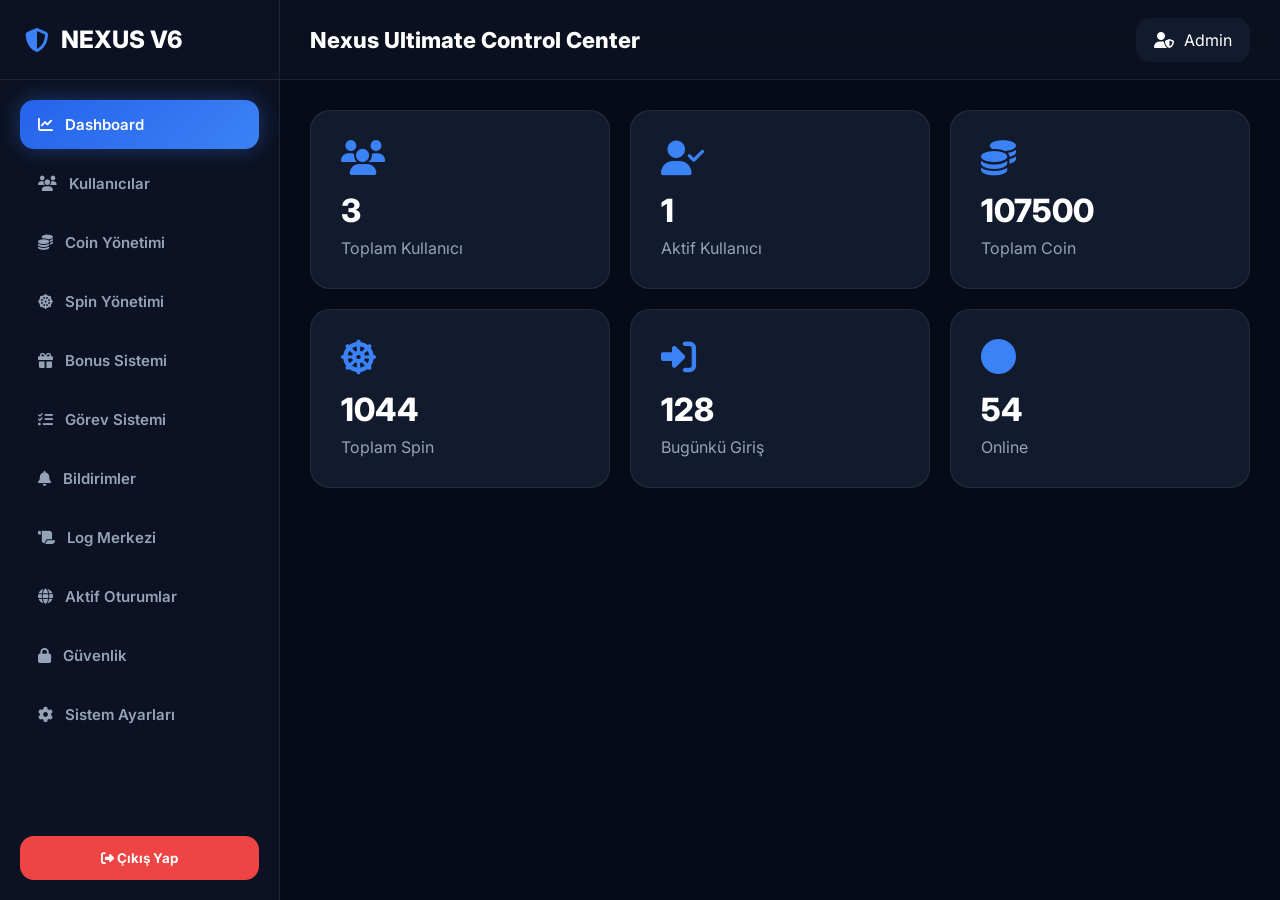
<file: admin.html>
<!DOCTYPE html>
<html lang="tr">
<head>
<meta charset="UTF-8">
<meta name="viewport" content="width=device-width, initial-scale=1.0">

<title>Nexus V6 Ultimate Admin</title>

<link rel="stylesheet" href="css/admin.css">

<link rel="preconnect" href="https://fonts.googleapis.com">
<link href="https://fonts.googleapis.com/css2?family=Inter:wght@300;400;500;600;700;800&display=swap" rel="stylesheet">

<link rel="stylesheet"
href="https://cdnjs.cloudflare.com/ajax/libs/font-awesome/6.5.2/css/all.min.css">

</head>

<body>

<div class="admin-container">

    <!-- SIDEBAR -->

    <aside class="sidebar">

        <div class="logo">
            <i class="fa-solid fa-shield-halved"></i>
            <span>NEXUS V6</span>
        </div>

        <nav>

            <button class="nav-btn active"
            onclick="showTab('dashboard')">
                <i class="fa-solid fa-chart-line"></i>
                Dashboard
            </button>

            <button class="nav-btn"
            onclick="showTab('users')">
                <i class="fa-solid fa-users"></i>
                Kullanıcılar
            </button>

            <button class="nav-btn"
            onclick="showTab('coin')">
                <i class="fa-solid fa-coins"></i>
                Coin Yönetimi
            </button>

            <button class="nav-btn"
            onclick="showTab('spin')">
                <i class="fa-solid fa-dharmachakra"></i>
                Spin Yönetimi
            </button>

            <button class="nav-btn"
            onclick="showTab('bonus')">
                <i class="fa-solid fa-gift"></i>
                Bonus Sistemi
            </button>

            <button class="nav-btn"
            onclick="showTab('tasks')">
                <i class="fa-solid fa-list-check"></i>
                Görev Sistemi
            </button>

            <button class="nav-btn"
            onclick="showTab('notifications')">
                <i class="fa-solid fa-bell"></i>
                Bildirimler
            </button>

            <button class="nav-btn"
            onclick="showTab('logs')">
                <i class="fa-solid fa-scroll"></i>
                Log Merkezi
            </button>

            <button class="nav-btn"
            onclick="showTab('sessions')">
                <i class="fa-solid fa-globe"></i>
                Aktif Oturumlar
            </button>

            <button class="nav-btn"
            onclick="showTab('security')">
                <i class="fa-solid fa-lock"></i>
                Güvenlik
            </button>

            <button class="nav-btn"
            onclick="showTab('settings')">
                <i class="fa-solid fa-gear"></i>
                Sistem Ayarları
            </button>

        </nav>

        <div class="sidebar-bottom">

            <button class="logout-btn">
                <i class="fa-solid fa-right-from-bracket"></i>
                Çıkış Yap
            </button>

        </div>

    </aside>

    <!-- MAIN -->

    <main class="main-content">

        <!-- TOPBAR -->

        <header class="topbar">

            <div class="page-title">
                Nexus Ultimate Control Center
            </div>

            <div class="topbar-right">

                <div class="admin-info">
                    <i class="fa-solid fa-user-shield"></i>
                    Admin
                </div>

            </div>

        </header>

        <!-- DASHBOARD -->

        <section id="dashboard" class="tab active">

            <div class="stats-grid">

                <div class="stat-card">
                    <i class="fa-solid fa-users"></i>
                    <h3>15.244</h3>
                    <p>Toplam Kullanıcı</p>
                </div>

                <div class="stat-card">
                    <i class="fa-solid fa-user-check"></i>
                    <h3>1.253</h3>
                    <p>Aktif Kullanıcı</p>
                </div>

                <div class="stat-card">
                    <i class="fa-solid fa-coins"></i>
                    <h3>15.822.100</h3>
                    <p>Toplam Coin</p>
                </div>

                <div class="stat-card">
                    <i class="fa-solid fa-dharmachakra"></i>
                    <h3>9.152</h3>
                    <p>Toplam Spin</p>
                </div>

                <div class="stat-card">
                    <i class="fa-solid fa-right-to-bracket"></i>
                    <h3>438</h3>
                    <p>Bugünkü Giriş</p>
                </div>

                <div class="stat-card">
                    <i class="fa-solid fa-circle"></i>
                    <h3>92</h3>
                    <p>Online</p>
                </div>

            </div>

        </section>

        <!-- USERS -->

        <section id="users" class="tab">

            <div class="panel">

                <div class="panel-header">
                    <h2>Kullanıcı Yönetimi</h2>
                </div>

                <div class="search-bar">

                    <input
                    type="text"
                    placeholder="ID, kullanıcı adı veya IP ara">

                    <button>
                        <i class="fa-solid fa-magnifying-glass"></i>
                        Ara
                    </button>

                </div>

                <table>

                    <thead>

                        <tr>
                            <th>ID</th>
                            <th>Kullanıcı</th>
                            <th>Coin</th>
                            <th>Spin</th>
                            <th>IP</th>
                            <th>İşlem</th>
                        </tr>

                    </thead>

                    <tbody id="usersTable">

                    </tbody>

                </table>

            </div>

        </section>

        <!-- COIN -->

        <section id="coin" class="tab">

            <div class="panel">

                <h2>Coin Yönetimi</h2>

                <div class="admin-actions">

                    <button class="success-btn">
                        + Coin Ver
                    </button>

                    <button class="danger-btn">
                        - Coin Sil
                    </button>

                </div>

            </div>

        </section>

        <!-- SPIN -->

        <section id="spin" class="tab">

            <div class="panel">

                <h2>Spin Yönetimi</h2>

                <div class="admin-actions">

                    <button class="success-btn">
                        + Spin Ver
                    </button>

                    <button class="danger-btn">
                        - Spin Sil
                    </button>

                </div>

            </div>

        </section>

        <!-- BONUS -->

        <section id="bonus" class="tab">

            <div class="panel">

                <h2>Bonus Sistemi</h2>

            </div>

        </section>

        <!-- TASKS -->

        <section id="tasks" class="tab">

            <div class="panel">

                <h2>Görev Sistemi</h2>

            </div>

        </section>

        <!-- NOTIFICATIONS -->

        <section id="notifications" class="tab">

            <div class="panel">

                <h2>Bildirim Merkezi</h2>

            </div>

        </section>

        <!-- LOGS -->

        <section id="logs" class="tab">

            <div class="panel">

                <h2>Log Merkezi</h2>

                <div id="logsContainer">

                </div>

            </div>

        </section>

        <!-- SESSIONS -->

        <section id="sessions" class="tab">

            <div class="panel">

                <h2>Aktif Oturumlar</h2>

                <table>

                    <thead>

                    <tr>
                        <th>Kullanıcı</th>
                        <th>IP</th>
                        <th>Ülke</th>
                        <th>Tarayıcı</th>
                        <th>Aktiflik</th>
                    </tr>

                    </thead>

                    <tbody id="sessionTable">

                    </tbody>

                </table>

            </div>

        </section>

        <!-- SECURITY -->

        <section id="security" class="tab">

            <div class="panel">

                <h2>Güvenlik Merkezi</h2>

                <div class="security-grid">

                    <div class="security-card">
                        Banlı IP
                    </div>

                    <div class="security-card">
                        Şüpheli Girişler
                    </div>

                    <div class="security-card">
                        Çoklu Hesaplar
                    </div>

                    <div class="security-card">
                        Banlı Kullanıcılar
                    </div>

                </div>

            </div>

        </section>

        <!-- SETTINGS -->

        <section id="settings" class="tab">

            <div class="panel">

                <h2>Sistem Ayarları</h2>

                <button class="save-btn">
                    Ayarları Kaydet
                </button>

            </div>

        </section>

    </main>

</div>

<script src="js/admin.js"></script>

</body>
</html>
</file>
<file: css/admin.css>
*{
margin:0;
padding:0;
box-sizing:border-box;
font-family:'Inter',sans-serif;
}

:root{

--bg:#070b17;
--sidebar:#0d1424;
--card:#121b2d;
--card2:#182338;

--primary:#3b82f6;
--success:#10b981;
--danger:#ef4444;
--warning:#f59e0b;

--text:#ffffff;
--muted:#94a3b8;

--border:rgba(255,255,255,.08);

}

body{

background:var(--bg);
color:var(--text);

min-height:100vh;
overflow:hidden;

}

/* CONTAINER */

.admin-container{

display:flex;
height:100vh;

}

/* SIDEBAR */

.sidebar{

width:280px;

background:rgba(13,20,36,.95);

backdrop-filter:blur(20px);

border-right:1px solid var(--border);

display:flex;
flex-direction:column;

}

.logo{

height:80px;

display:flex;
align-items:center;
gap:12px;

padding:0 25px;

font-size:24px;
font-weight:800;

border-bottom:1px solid var(--border);

}

.logo i{

color:var(--primary);

}

.sidebar nav{

padding:20px;

display:flex;
flex-direction:column;
gap:10px;

}

.nav-btn{

background:none;
border:none;

color:var(--muted);

padding:15px 18px;

border-radius:14px;

display:flex;
align-items:center;
gap:12px;

font-size:15px;
font-weight:600;

cursor:pointer;

transition:.25s;

}

.nav-btn:hover{

background:rgba(59,130,246,.15);

color:white;

transform:translateX(4px);

}

.nav-btn.active{

background:linear-gradient(
135deg,
#2563eb,
#3b82f6
);

color:white;

box-shadow:
0 0 20px rgba(59,130,246,.35);

}

.sidebar-bottom{

margin-top:auto;
padding:20px;

}

.logout-btn{

width:100%;

background:var(--danger);

color:white;

border:none;

padding:14px;

border-radius:14px;

font-weight:700;

cursor:pointer;

transition:.25s;

}

.logout-btn:hover{

transform:translateY(-2px);

}

/* MAIN */

.main-content{

flex:1;

display:flex;
flex-direction:column;

overflow:auto;

}

/* TOPBAR */

.topbar{

height:80px;

display:flex;
justify-content:space-between;
align-items:center;

padding:0 30px;

border-bottom:1px solid var(--border);

background:rgba(13,20,36,.65);

backdrop-filter:blur(20px);

position:sticky;
top:0;

z-index:100;

}

.page-title{

font-size:22px;
font-weight:800;

}

.admin-info{

padding:12px 18px;

background:var(--card);

border-radius:14px;

display:flex;
align-items:center;
gap:10px;

}

/* TABS */

.tab{

display:none;

padding:30px;

}

.tab.active{

display:block;

animation:fade .3s ease;

}

@keyframes fade{

from{

opacity:0;
transform:translateY(10px);

}

to{

opacity:1;
transform:none;

}

}

/* DASHBOARD */

.stats-grid{

display:grid;

grid-template-columns:
repeat(auto-fill,minmax(250px,1fr));

gap:20px;

}

.stat-card{

background:var(--card);

border:1px solid var(--border);

border-radius:20px;

padding:30px;

transition:.3s;

position:relative;

overflow:hidden;

}

.stat-card:hover{

transform:translateY(-5px);

border-color:rgba(59,130,246,.35);

box-shadow:
0 0 30px rgba(59,130,246,.15);

}

.stat-card i{

font-size:35px;

color:var(--primary);

margin-bottom:15px;

}

.stat-card h3{

font-size:32px;
font-weight:800;

margin-bottom:8px;

}

.stat-card p{

color:var(--muted);

}

/* PANEL */

.panel{

background:var(--card);

border:1px solid var(--border);

border-radius:22px;

padding:25px;

}

.panel-header{

display:flex;
justify-content:space-between;
align-items:center;

margin-bottom:25px;

}

.panel h2{

font-size:24px;

margin-bottom:20px;

}

/* SEARCH */

.search-bar{

display:flex;
gap:15px;

margin-bottom:25px;

}

.search-bar input{

flex:1;

background:#0f172a;

border:1px solid var(--border);

color:white;

padding:15px;

border-radius:14px;

outline:none;

}

.search-bar button{

background:var(--primary);

color:white;

border:none;

padding:15px 25px;

border-radius:14px;

cursor:pointer;

font-weight:700;

}

/* TABLE */

table{

width:100%;

border-collapse:collapse;

}

thead{

background:#0f172a;

}

th{

padding:18px;

text-align:left;

color:white;

font-size:14px;

}

td{

padding:18px;

border-top:1px solid var(--border);

color:#cbd5e1;

}

tbody tr:hover{

background:rgba(255,255,255,.03);

}

/* BUTTONS */

.admin-actions{

display:flex;
gap:15px;
flex-wrap:wrap;

}

.success-btn{

background:var(--success);

color:white;

border:none;

padding:14px 22px;

border-radius:12px;

font-weight:700;

cursor:pointer;

}

.danger-btn{

background:var(--danger);

color:white;

border:none;

padding:14px 22px;

border-radius:12px;

font-weight:700;

cursor:pointer;

}

.save-btn{

background:var(--primary);

color:white;

border:none;

padding:14px 25px;

border-radius:14px;

font-weight:700;

cursor:pointer;

}

/* SECURITY */

.security-grid{

display:grid;

grid-template-columns:
repeat(auto-fill,minmax(250px,1fr));

gap:20px;

}

.security-card{

background:var(--card2);

padding:25px;

border-radius:18px;

border:1px solid var(--border);

font-weight:700;

transition:.3s;

}

.security-card:hover{

transform:translateY(-5px);

box-shadow:
0 0 25px rgba(59,130,246,.15);

}

/* SCROLLBAR */

::-webkit-scrollbar{

width:10px;

}

::-webkit-scrollbar-track{

background:#0b1220;

}

::-webkit-scrollbar-thumb{

background:#1e3a8a;

border-radius:20px;

}

/* MOBILE */

@media(max-width:992px){

.sidebar{

width:85px;

}

.logo span{

display:none;

}

.nav-btn{

justify-content:center;

}

.nav-btn span{

display:none;

}

}

@media(max-width:768px){

.topbar{

padding:0 15px;

}

.tab{

padding:15px;

}

.stats-grid{

grid-template-columns:1fr;

}

.search-bar{

flex-direction:column;

}

}
</file>
